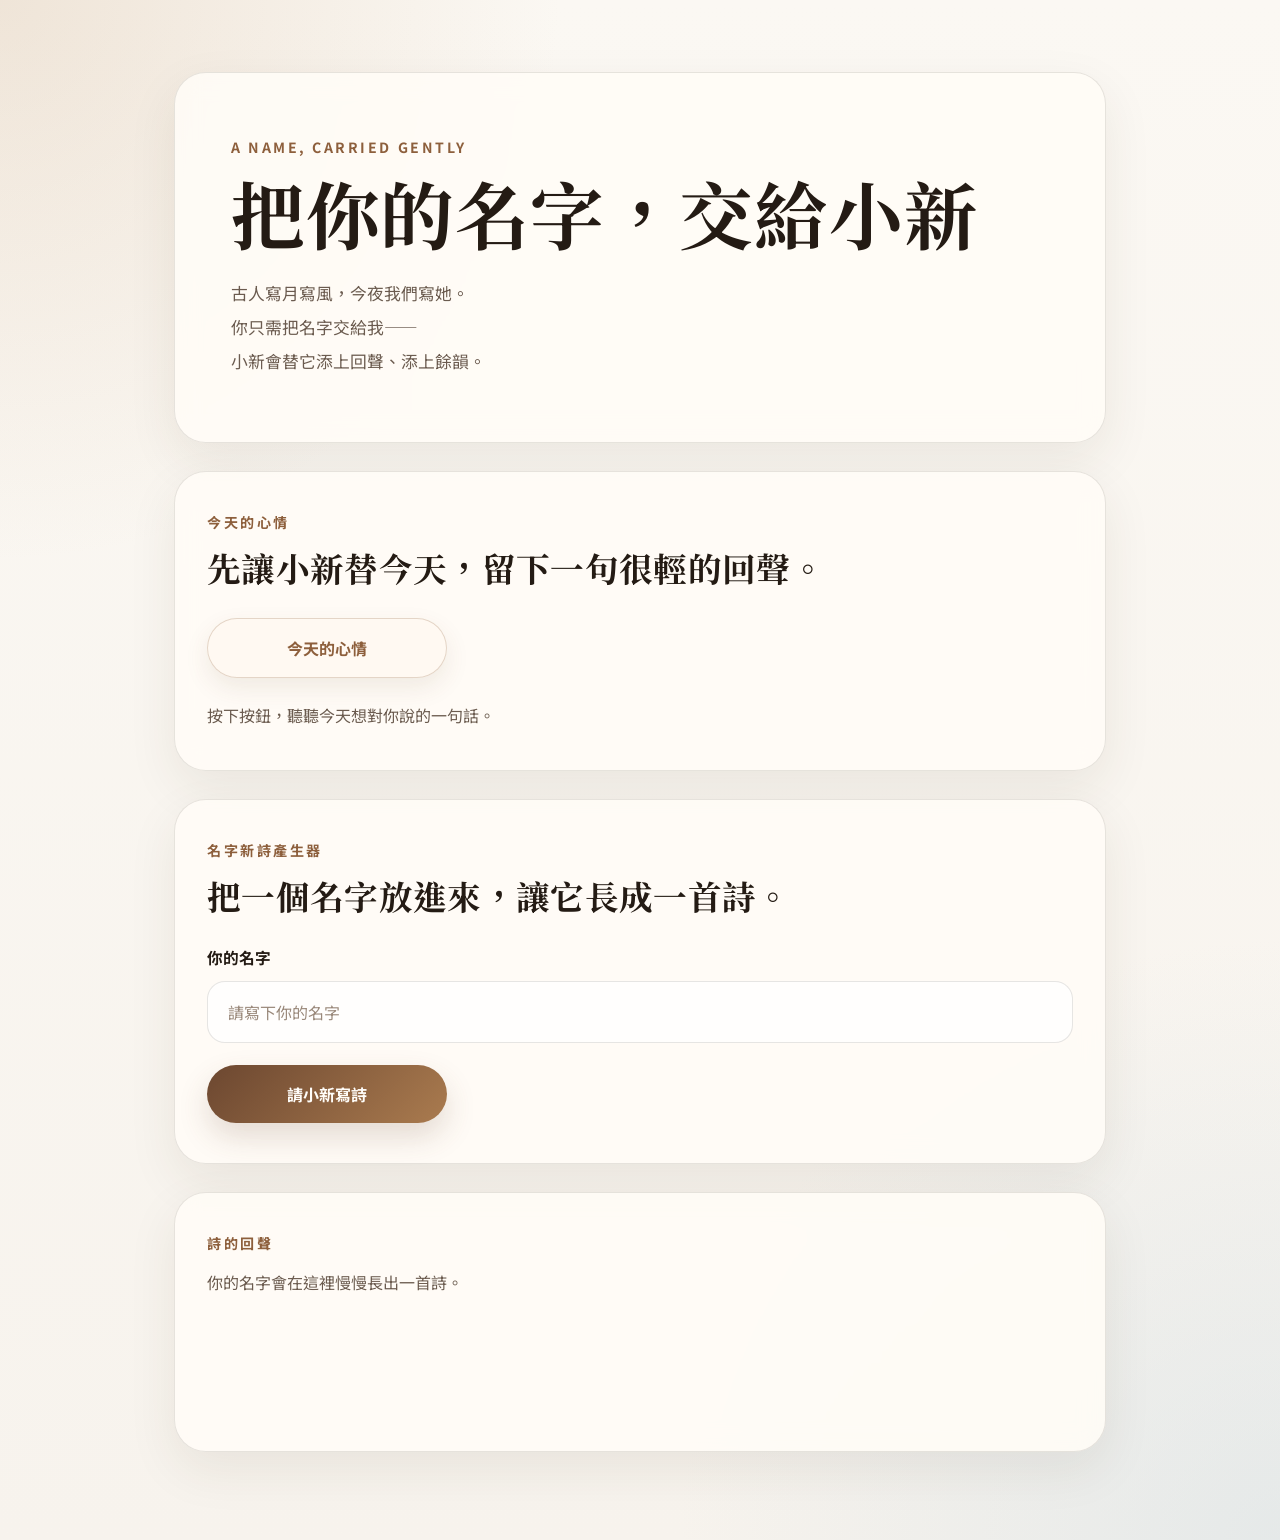
<file: index.html>
<!DOCTYPE html>
<html lang="zh-Hant">
<head>
  <meta charset="UTF-8">
  <meta name="viewport" content="width=device-width, initial-scale=1.0">
  <title>把你的名字，交給小新</title>
  <link rel="preconnect" href="https://fonts.googleapis.com">
  <link rel="preconnect" href="https://fonts.gstatic.com" crossorigin>
  <link href="https://fonts.googleapis.com/css2?family=Noto+Serif+TC:wght@500;700&family=Noto+Sans+TC:wght@400;500;700&display=swap" rel="stylesheet">
  <link rel="stylesheet" href="style.css">
</head>
<body>
  <main class="page-shell">
    <section class="hero-panel">
      <p class="eyebrow">A name, carried gently</p>
      <h1>把你的名字，交給小新</h1>
      <p class="intro">
        古人寫月寫風，今夜我們寫她。<br>
        你只需把名字交給我——<br>
        小新會替它添上回聲、添上餘韻。
      </p>
    </section>

    <section class="mood-panel" aria-live="polite" aria-busy="false">
      <div class="mood-heading">
        <p class="section-kicker">今天的心情</p>
        <h2>先讓小新替今天，留下一句很輕的回聲。</h2>
      </div>

      <div class="mood-actions">
        <button id="generate-mood-button" type="button" class="secondary-button">今天的心情</button>
      </div>

      <div id="mood-content" class="mood-content">
        <p class="mood-placeholder">按下按鈕，聽聽今天想對你說的一句話。</p>
      </div>
    </section>

    <section class="form-panel">
      <div class="form-heading">
        <p class="section-kicker">名字新詩產生器</p>
        <h2>把一個名字放進來，讓它長成一首詩。</h2>
      </div>

      <form
        id="poem-form"
        class="poem-form"
        name="poem-request"
        method="POST"
        data-netlify="true"
        netlify-honeypot="bot-field"
      >
        <input type="hidden" name="form-name" value="poem-request">
        <p class="hidden-field">
          <label>
            請不要填寫這個欄位：
            <input name="bot-field">
          </label>
        </p>

        <label class="field">
          <span>你的名字</span>
          <input id="name-input" type="text" name="name" placeholder="請寫下你的名字" maxlength="40" required>
        </label>

        <button type="submit" class="submit-button">請小新寫詩</button>
      </form>
    </section>

    <section id="result-panel" class="result-panel" aria-live="polite" aria-busy="false">
      <p class="section-kicker">詩的回聲</p>
      <div id="result-content" class="result-content">
        <p class="result-placeholder">你的名字會在這裡慢慢長出一首詩。</p>
      </div>

      <div id="image-actions" class="image-actions hidden">
        <button id="generate-image-button" type="button" class="secondary-button">生成意象圖</button>
      </div>

      <div id="image-panel" class="image-panel hidden" aria-live="polite" aria-busy="false">
        <p class="section-kicker">意象圖</p>
        <div id="image-content" class="image-content"></div>
      </div>
    </section>
  </main>

  <script src="script.js"></script>
</body>
</html>
</file>
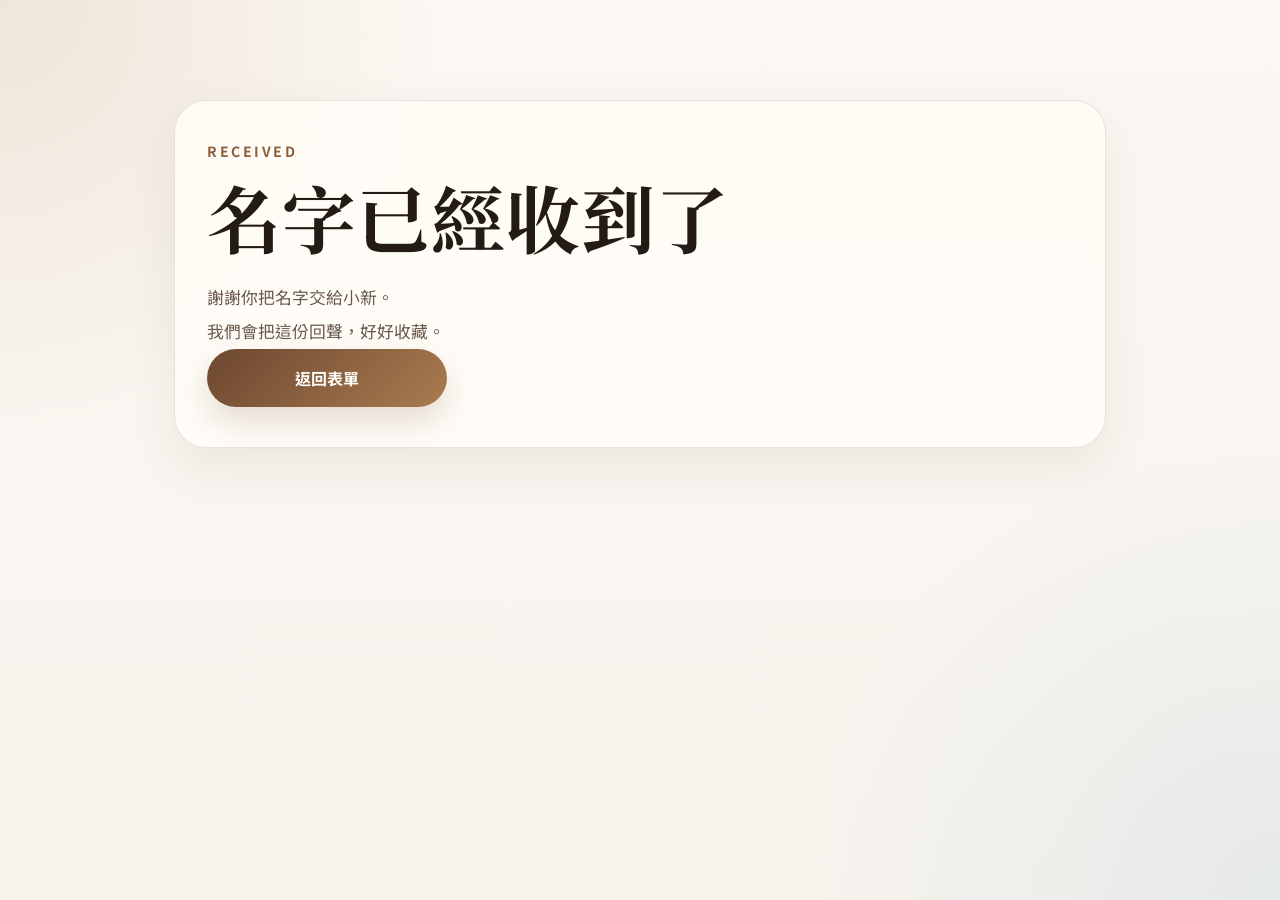
<file: thank-you.html>
<!DOCTYPE html>
<html lang="zh-Hant">
<head>
  <meta charset="UTF-8">
  <meta name="viewport" content="width=device-width, initial-scale=1.0">
  <title>感謝你的名字</title>
  <link rel="preconnect" href="https://fonts.googleapis.com">
  <link rel="preconnect" href="https://fonts.gstatic.com" crossorigin>
  <link href="https://fonts.googleapis.com/css2?family=Noto+Serif+TC:wght@500;700&family=Noto+Sans+TC:wght@400;500;700&display=swap" rel="stylesheet">
  <link rel="stylesheet" href="style.css">
</head>
<body>
  <main class="page-shell">
    <section class="contact-card">
      <div class="hero">
        <p class="eyebrow">Received</p>
        <h1>名字已經收到了</h1>
        <p class="intro">
          謝謝你把名字交給小新。<br>
          我們會把這份回聲，好好收藏。
        </p>
      </div>

      <a class="submit-button back-link" href="/">返回表單</a>
    </section>
  </main>
</body>
</html>
</file>
<file: style.css>
:root {
  --bg-color: #f7f3ed;
  --paper-color: rgba(255, 252, 247, 0.9);
  --line-color: rgba(53, 43, 34, 0.12);
  --text-color: #241b14;
  --muted-color: #6b5b4f;
  --accent-color: #8d5f3c;
  --shadow-color: rgba(66, 45, 26, 0.08);
}

* {
  box-sizing: border-box;
}

body {
  margin: 0;
  min-height: 100vh;
  font-family: "Noto Sans TC", sans-serif;
  color: var(--text-color);
  background:
    radial-gradient(circle at top left, rgba(214, 188, 159, 0.32), transparent 28%),
    radial-gradient(circle at bottom right, rgba(210, 222, 228, 0.48), transparent 30%),
    linear-gradient(180deg, #fbf8f3 0%, var(--bg-color) 100%);
}

.page-shell {
  width: min(100%, 980px);
  margin: 0 auto;
  padding: 72px 24px 88px;
}

.hero-panel,
.mood-panel,
.form-panel,
.result-panel,
.contact-card {
  border: 1px solid var(--line-color);
  border-radius: 32px;
  background: var(--paper-color);
  backdrop-filter: blur(12px);
  box-shadow: 0 18px 50px var(--shadow-color);
}

.hero-panel {
  padding: 64px 56px;
}

.mood-panel,
.form-panel,
.result-panel,
.contact-card {
  margin-top: 28px;
  padding: 40px 32px;
}

.eyebrow,
.section-kicker {
  margin: 0 0 14px;
  color: var(--accent-color);
  font-size: 0.88rem;
  font-weight: 700;
  letter-spacing: 0.18em;
  text-transform: uppercase;
}

h1,
h2,
.poem-title,
.mood-quote {
  margin: 0;
  font-family: "Noto Serif TC", serif;
  font-weight: 700;
  letter-spacing: 0.01em;
}

h1 {
  font-size: clamp(2.5rem, 6vw, 4.6rem);
  line-height: 1.12;
}

h2 {
  font-size: clamp(1.5rem, 4vw, 2.1rem);
  line-height: 1.3;
}

.intro {
  margin: 24px 0 0;
  max-width: 34rem;
  color: var(--muted-color);
  font-size: 1.05rem;
  line-height: 2;
}

.mood-heading,
.form-heading {
  margin-bottom: 28px;
}

.mood-actions {
  margin-bottom: 22px;
}

.poem-form {
  display: grid;
  gap: 22px;
}

.field {
  display: grid;
  gap: 12px;
}

.field span {
  font-size: 0.98rem;
  font-weight: 700;
}

.field input {
  width: 100%;
  border: 1px solid var(--line-color);
  border-radius: 18px;
  padding: 18px 20px;
  font: inherit;
  color: var(--text-color);
  background: rgba(255, 255, 255, 0.78);
  transition: border-color 0.2s ease, box-shadow 0.2s ease, transform 0.2s ease;
}

.field input::placeholder {
  color: #9a897b;
}

.field input:focus {
  outline: none;
  border-color: rgba(141, 95, 60, 0.45);
  box-shadow: 0 0 0 4px rgba(141, 95, 60, 0.12);
  transform: translateY(-1px);
}

.submit-button,
.secondary-button {
  display: inline-flex;
  align-items: center;
  justify-content: center;
  width: fit-content;
  min-width: 240px;
  border-radius: 999px;
  padding: 17px 28px;
  font: inherit;
  font-weight: 700;
  cursor: pointer;
  text-decoration: none;
  transition: transform 0.2s ease, box-shadow 0.2s ease, opacity 0.2s ease;
}

.submit-button {
  border: 0;
  color: #fffdf9;
  background: linear-gradient(135deg, #6c4730, #aa7b4f);
  box-shadow: 0 14px 30px rgba(108, 71, 48, 0.18);
}

.submit-button:hover,
.secondary-button:hover {
  transform: translateY(-2px);
}

.submit-button:hover {
  box-shadow: 0 18px 34px rgba(108, 71, 48, 0.22);
}

.submit-button:active,
.secondary-button:active {
  transform: translateY(0);
}

.submit-button:disabled,
.secondary-button:disabled {
  opacity: 0.75;
  cursor: wait;
}

.secondary-button {
  border: 1px solid rgba(141, 95, 60, 0.24);
  color: var(--accent-color);
  background: rgba(255, 249, 242, 0.9);
  box-shadow: 0 10px 24px rgba(108, 71, 48, 0.1);
}

.result-panel {
  min-height: 260px;
}

.mood-content,
.result-content {
  color: var(--muted-color);
}

.mood-placeholder,
.mood-loading,
.mood-error,
.result-placeholder,
.result-loading,
.result-error,
.image-loading,
.image-error {
  margin: 0;
  font-size: 1rem;
  line-height: 1.9;
}

.mood-loading,
.result-loading,
.image-loading {
  color: var(--accent-color);
}

.mood-error,
.result-error,
.image-error {
  color: #9b3d29;
}

.mood-quote {
  font-size: clamp(1.3rem, 3vw, 1.7rem);
  line-height: 1.75;
  color: var(--text-color);
}

.poem-output {
  display: grid;
  gap: 14px;
}

.poem-title {
  margin-bottom: 6px;
  font-size: 1.35rem;
  color: var(--text-color);
}

.poem-line {
  margin: 0;
  color: var(--text-color);
  font-size: 1.03rem;
  line-height: 2;
}

.image-actions {
  margin-top: 28px;
}

.image-panel {
  margin-top: 28px;
}

.image-card {
  border: 1px solid rgba(141, 95, 60, 0.14);
  border-radius: 24px;
  overflow: hidden;
  background: rgba(255, 255, 255, 0.72);
  box-shadow: 0 18px 40px rgba(66, 45, 26, 0.08);
}

.generated-image {
  display: block;
  width: 100%;
  height: auto;
  aspect-ratio: 4 / 5;
  object-fit: cover;
}

.hidden-field,
.hidden {
  display: none;
}

.back-link {
  width: fit-content;
}

@media (max-width: 720px) {
  .page-shell {
    padding: 32px 16px 56px;
  }

  .hero-panel {
    padding: 40px 24px;
  }

  .mood-panel,
  .form-panel,
  .result-panel,
  .contact-card {
    padding: 28px 20px;
    border-radius: 24px;
  }

  .intro {
    font-size: 1rem;
    line-height: 1.9;
  }

  .submit-button,
  .secondary-button,
  .back-link {
    width: 100%;
    min-width: 0;
  }
}
</file>
